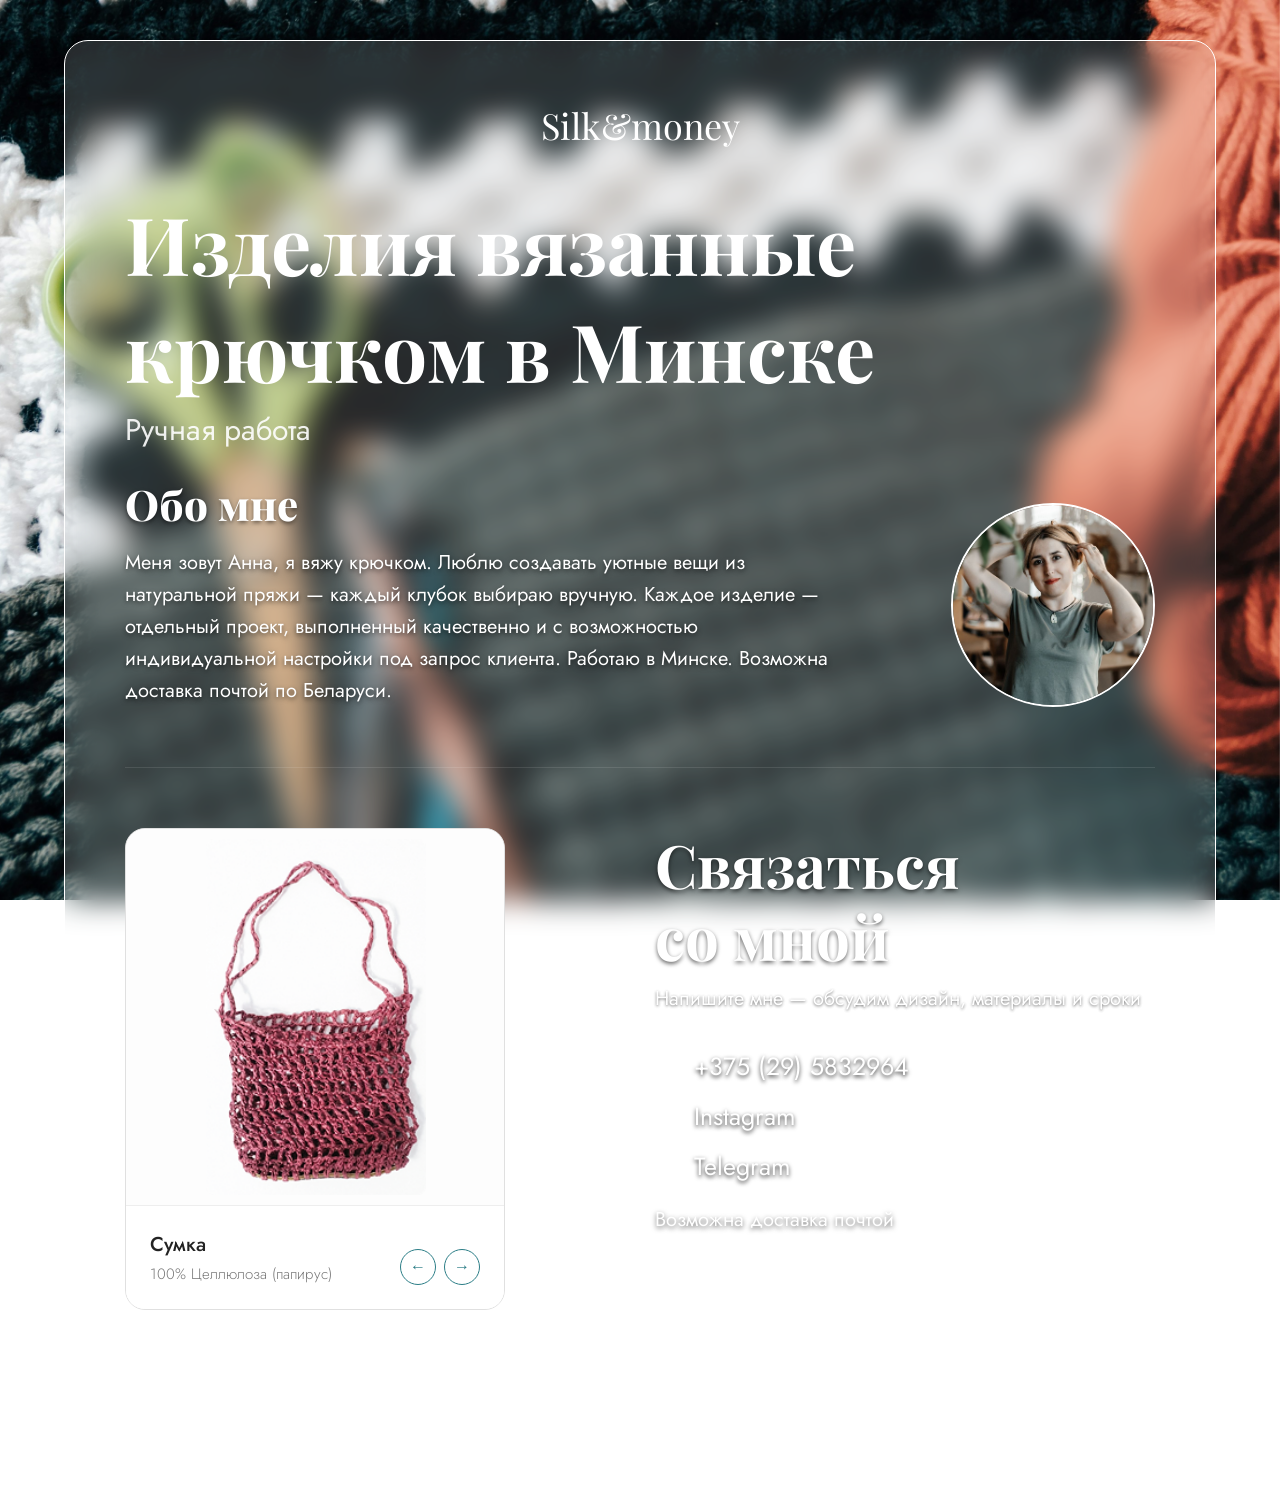
<file: index.html>
<!DOCTYPE html>
<html lang="en">

<head>
    <meta charset="UTF-8">
    <meta name="viewport" content="width=device-width, initial-scale=1.0">

    <!-- 1. Главный заголовок (до 60 символов). Должен содержать главный запрос -->
    <title>Вязаные изделия ручной работы на заказ в Минске | Silk&money</title>

    <!-- 2. Описание страницы (до 160 символов). Это то, что люди увидят в поиске под ссылкой -->
    <meta name="description"
        content="Купить вязаные крючком изделия ручной работы в Минске: сумки, салфетки, платки, серьги из натуральной пряжи, хлопка и джута. Индивидуальный заказ от Анны. Доставка по Беларуси.">

    <!-- 3. Ключевые слова (менее важно для Google, но полезно для Яндекса) -->
    <meta name="keywords"
        content="вязаные изделия ручной работы, купить вязаные вещи Минск, вязание крючком на заказ, сумка из пряжи, салфетки ручной работы, джут, хлопок">

    <!-- 4. Геолокация (помогает местному поиску) -->
    <meta name="geo.region" content="BY-HM">
    <meta name="geo.placename" content="Минск">
    <meta name="geo.position" content="53.9045;27.5615"> <!-- Координаты Минска -->
    <meta name="ICBM" content="53.9045, 27.5615">

    <!-- Open Graph для красивых ссылок в Telegram/Instagram -->
    <meta property="og:title" content="Вязаные изделия ручной работы в Минске | Silk&money">
    <meta property="og:description" content="Уютные вещи из натуральной пряжи на заказ. Сумки, салфетки, аксессуары.">
    <meta property="og:image" content="kelly-sikkema-XvGoXXZnCkg-unsplash.jpg">
    <meta property="og:type" content="website">
    <meta property="og:locale" content="ru_BY">

    <link rel="preconnect" href="https://fonts.googleapis.com">
    <link rel="preconnect" href="https://fonts.gstatic.com" crossorigin>
    <link
        href="https://fonts.googleapis.com/css2?family=Jost:ital,wght@0,100..900;1,100..900&family=Playfair+Display:ital,wght@0,400..900;1,400..900&display=swap"
        rel="stylesheet">

    <!-- УБРАНА ОШИБКА: ссылка на cloudflare.com как на css была некорректной -->
    <link rel="stylesheet" href="styles.css">
    <script src="script.js" defer></script>
</head>

<body>
    <div class="photo-wrapper">
        <!-- Главное фоновое фото на весь экран -->
        <img src="kelly-sikkema-XvGoXXZnCkg-unsplash.jpg" alt="Фон" class="hero-image">

        <!-- Стеклянная панель -->
        <div class="glass-panel">
            <!-- Логотип теперь текстовый элемент внутри общей структуры -->
            <p class="banner-logo">Silk&money</p>

            <h1 class="hero-title">Изделия вязанные крючком в Минске</h1>
            <p class="hero-subtitle">Ручная работа</p>

            <!-- <div class="cta-buttons">
                <a href="#" class="btn btn-primary">Обсудить заказ</a>
                <a href="#" class="btn btn-secondary">Примеры работ</a>
            </div> -->

            <!-- Блок "Обо мне" -->
            <div class="about-section">
                <div class="about-content">
                    <h3 class="about-title">Обо мне</h3>
                    <p class="about-text">
                        Меня зовут Анна, я вяжу крючком. Люблю создавать уютные вещи из
                        натуральной пряжи — каждый клубок выбираю вручную. Каждое изделие —
                        отдельный проект, выполненный качественно и с возможностью
                        индивидуальной настройки под запрос клиента. Работаю в Минске. Возможна доставка почтой по
                        Беларуси.
                    </p>
                </div>
                <div class="about-image-box">
                    <img src="ava.jpg" alt="Анна" class="about-avatar">
                </div>
            </div>

            <!-- Общий горизонтальный контейнер -->
            <div class="main-content-row">

                <!-- СЛАЙДЕР (Оптимизирован для SEO: поисковики теперь видят и читают картинки) -->
                <div class="slider-window">
                    <div class="slider-tape" id="sliderTape">

                        <!-- 1. Сумка -->
                        <div class="second-section">
                            <img src="carrd.png"
                                alt="Вязаная сумка из целлюлозы и папируса ручной работы, купить в Минске"
                                class="card-image" style="object-position: center 10%; max-width: 50%;">
                            <div class="card-info">
                                <div class="card-text-box">
                                    <h4 class="card-title">Сумка</h4>
                                    <p class="card-subtitle">100% Целлюлоза (папирус)</p>
                                </div>
                            </div>
                        </div>

                        <!-- 2. Салфетка 1 -->
                        <div class="second-section">
                            <img src="salfetka_2.png"
                                alt="Вязаная крючком салфетка из натурального хлопка, ручная работа Минск"
                                class="card-image" loading="lazy" style="object-position: center 30%; max-width: 60%;">
                            <div class="card-info">
                                <div class="card-text-box">
                                    <h4 class="card-title">Салфетка</h4>
                                    <p class="card-subtitle">Натуральный хлопок</p>
                                </div>
                            </div>
                        </div>

                        <!-- 3. Салфетка оранжевая -->
                        <div class="second-section">
                            <img src="salfetka_7.png"
                                alt="Оранжевая вязаная салфетка из хлопка на заказ, декор интерьера ручная работа"
                                class="card-image" loading="lazy" style="object-position: center 30%; max-width: 60%;">
                            <div class="card-info">
                                <div class="card-text-box">
                                    <h4 class="card-title">Салфетка</h4>
                                    <p class="card-subtitle">Натуральный хлопок</p>
                                </div>
                            </div>
                        </div>

                        <!-- 4. Салфетка из джута -->
                        <div class="second-section">
                            <img src="salfetka_3.png"
                                alt="Вязаная салфетка из джута в эко-стиле, ручная работа крючком Минск"
                                class="card-image" loading="lazy" style="object-position: center 30%; max-width: 65%;">
                            <div class="card-info">
                                <div class="card-text-box">
                                    <h4 class="card-title">Салфетка</h4>
                                    <p class="card-subtitle">Джут</p>
                                </div>
                            </div>
                        </div>

                        <!-- 5. Салфетка из микрофибры -->
                        <div class="second-section">
                            <img src="salfetka_4.png"
                                alt="Вязаная салфетка из микрофибры, практичные изделия ручной работы на заказ"
                                class="card-image" loading="lazy" style="object-position: center 30%; max-width: 65%;">
                            <div class="card-info">
                                <div class="card-text-box">
                                    <h4 class="card-title">Салфетка</h4>
                                    <p class="card-subtitle">Микрофибра</p>
                                </div>
                            </div>
                        </div>

                        

                        <!-- 7. Салфетка из джута (новая) -->
                        <div class="second-section">
                            <img src="salfetka_6.png"
                                alt="Джутовая вязаная салфетка, экологичные материалы, ручная работа Беларусь"
                                class="card-image" loading="lazy" style="object-position: center 30%; max-width: 65%;">
                            <div class="card-info">
                                <div class="card-text-box">
                                    <h4 class="card-title">Салфетка</h4>
                                    <p class="card-subtitle">Джут</p>
                                </div>
                            </div>
                        </div>

                        <!-- 8. Серьги -->
                        <div class="second-section">
                            <img src="sergi.png"
                                alt="Вязаные серьги из хлопка, авторская бижутерия ручной работы купить Минск"
                                class="card-image" loading="lazy" style="object-position: center 30%; max-width: 70%;">
                            <div class="card-info">
                                <div class="card-text-box">
                                    <h4 class="card-title">Серьги</h4>
                                    <p class="card-subtitle">Хлопок</p>
                                </div>
                            </div>
                        </div>

                       

                        <!-- 10. Салфетка 4 -->
                        <div class="second-section">
                            <img src="salfetka_5.png"
                                alt="Вязаная салфетка из натурального хлопка, уютный декор дома ручная работа"
                                class="card-image" loading="lazy" style="object-position: center 30%; max-width: 70%;">
                            <div class="card-info">
                                <div class="card-text-box">
                                    <h4 class="card-title">Салфетка</h4>
                                    <p class="card-subtitle">Натуральный хлопок</p>
                                </div>
                            </div>
                        </div>

                    </div>

                    <div class="slider-controls">
                        <button class="slider-btn slider-prev" aria-label="Предыдущий слайд">←</button>
                        <button class="slider-btn slider-next" aria-label="Следующий слайд">→</button>
                    </div>
                </div>


                <div class="contact-block">
                    <h3 class="contact-title">Связаться <br> со мной</h3>
                    <p class="contact-subtitle">Напишите мне — обсудим дизайн, материалы и сроки</p>
                    <div class="contact-list">
                        <!-- Телефон -->
                        <!-- Измененный блок телефона в контактах -->
                        <div class="contact-item-wrapper">
                            <button class="contact-item contact-phone-btn" id="contactPhoneBtn"
                                data-phone="+375295832964">
                                <!-- SVG Иконка телефона -->
                                <svg class="contact-svg-icon" viewBox="0 0 24 24" fill="none" stroke="currentColor"
                                    stroke-width="2" stroke-linecap="round" stroke-linejoin="round">
                                    <path
                                        d="M22 16.92v3a2 2 0 0 1-2.18 2 19.79 19.79 0 0 1-8.63-3.07 19.5 19.5 0 0 1-6-6 19.79 19.79 0 0 1-3.07-8.67A2 2 0 0 1 4.11 2h3a2 2 0 0 1 2 1.72 12.84 12.84 0 0 0 .7 2.81 2 2 0 0 1-.45 2.11L8.09 9.91a16 16 0 0 0 6 6l1.27-1.27a2 2 0 0 1 2.11-.45 12.84 12.84 0 0 0 2.81.7A2 2 0 0 1 22 16.92z">
                                    </path>
                                </svg>
                                <span class="contact-link-text">+375 (29) 5832964</span>
                            </button>
                            <!-- Всплывающее уведомление для блока контактов -->
                            <span class="copy-toast contact-toast" id="contactCopyToast">Номер скопирован!</span>
                        </div>


                        <!-- Instagram -->
                        <a href="https://www.instagram.com/horse.5996689?igsh=Z2dodG9nMGw4ajVn" target="_blank"
                            class="contact-item">
                            <!-- SVG Иконка Instagram -->
                            <svg class="contact-svg-icon" viewBox="0 0 24 24" fill="none" stroke="currentColor"
                                stroke-width="2" stroke-linecap="round" stroke-linejoin="round">
                                <rect x="2" y="2" width="20" height="20" rx="5" ry="5"></rect>
                                <path d="M16 11.37A4 4 0 1 1 12.63 8 4 4 0 0 1 16 11.37z"></path>
                                <line x1="17.5" y1="6.5" x2="17.51" y2="6.5"></line>
                            </svg>
                            <span class="contact-link-text">Instagram</span>
                        </a>

                        <!-- Telegram -->
                        <a href="https://t.me/Silk_and_money" target="_blank" class="contact-item">
                            <!-- SVG Иконка Telegram -->
                            <svg class="contact-svg-icon" viewBox="0 0 24 24" fill="none" stroke="currentColor"
                                stroke-width="2" stroke-linecap="round" stroke-linejoin="round">
                                <line x1="22" y1="2" x2="11" y2="13"></line>
                                <polygon points="22 2 15 22 11 13 2 9 22 2"></polygon>
                            </svg>
                            <span class="contact-link-text">Telegram</span>
                        </a>
                        <p class="about-text">Возможна доставка почтой</p>
                    </div>


                </div>


            </div> <!-- /main-content-row -->
        </div>
    </div>

    <footer class="main-footer">
        <!-- Название бренда слева -->
        <p class="footer-brand">Silk&money</p>

        <!-- Кнопка-номер справа -->
        <div class="footer-phone-box">
            <button class="footer-phone" id="phoneBtn" data-phone="+375(29)5832964">
                +375 (29) 5832964
            </button>
            <!-- Всплывающее уведомление -->
            <span class="copy-toast" id="copyToast">Номер скопирован!</span>
        </div>
    </footer>

    <script type="application/ld+json">
{
  "@context": "https://schema.org",
  "@type": "LocalBusiness",
  "name": "Silk&money - Вязаные изделия ручной работы",
  "image": "kelly-sikkema-XvGoXXZnCkg-unsplash.jpg",
  "description": "Вязаные крючком изделия на заказ из натуральной пряжи, хлопка и джута.",
  "address": {
    "@type": "PostalAddress",
    "addressLocality": "Минск",
    "addressCountry": "BY"
  },
  "telephone": "+375295832964",
  "url": "ВАШ_ДОМЕН_САЙТА.com",
  "priceRange": "$$"
}
</script>

</body>


</html>
</file>
<file: styles.css>
/* ========================================
ПОЛНЫЙ СБРОС И БАЗОВЫЕ СТИЛИ
======================================== */
html, body {
    margin: 0;
    padding: 0;
    width: 100%;
    overflow-x: hidden;
}
body::before {
    content: "";
    position: fixed;
    top: 50%;
    left: -10%;
    width: 400px;
    height: 400px;
    background: radial-gradient(circle, rgba(43, 125, 134, 0.15) 0%, rgba(0, 0, 0, 0) 70%);
    z-index: -1;
    pointer-events: none;
}
::selection {
    background-color: #2b7d86;
    color: #ffffff;
}
::-moz-selection {
    background-color: #2b7d86;
    color: #ffffff;
}

/* ========================================
БАННЕР И HERO-СЕКЦИЯ
======================================== */
.photo-wrapper {
    position: relative;
    width: 100%;
    padding: 40px 0;
    box-sizing: border-box;
}
.hero-image {
    position: fixed;
    top: 0;
    left: 0;
    width: 100%;
    height: 100vh;
    object-fit: cover;
    z-index: -1;
    margin: 0;
    padding: 0;
}
.glass-panel {
    position: relative;
    margin: 0 auto;
    width: 90%;
    max-width: 1200px;
    background-color: rgba(255, 255, 255, 0.15);
    backdrop-filter: blur(15px);
    border: 1px solid #ffffff;
    border-radius: 24px;
    padding: 60px;
    box-sizing: border-box;
    color: #ffffff;
    display: flex;
    flex-direction: column;
    justify-content: flex-start;
}
.banner-logo {
    text-align: center;
    color: #ffffff;
    margin: 0 0 40px 0;
    font-family: "Playfair Display", serif;
    font-size: clamp(28px, 3vw, 36px);
    font-weight: 400;
}
.hero-title {
    font-family: "Playfair Display", serif;
    font-size: 80px;
    font-weight: 700;
    margin: 0 0 5px 0;
}
.hero-subtitle {
    font-family: "Jost", sans-serif;
    font-size: 30px;
    font-weight: 400;
    opacity: 0.9;
    margin: 0 0 25px 0;
}

/* ========================================
БЛОК "ОБО МНЕ"
======================================== */
.about-section {
    display: flex;
    justify-content: space-between;
    align-items: flex-end;
    gap: 40px;
    width: 100%;
}
.about-content {
    max-width: 70%;
}
.about-title {
    font-family: "Playfair Display", serif;
    font-size: 42px;
    font-weight: 800;
    margin: 0 0 15px 0;
    text-shadow: 0 2px 4px rgba(0, 0, 0, 0.5);
}
.about-text {
    font-family: "Jost", sans-serif;
    font-size: 20px;
    line-height: 1.6;
    font-weight: 400;
    margin: 0;
    color: #ffffff;
    text-shadow: 0 2px 5px rgba(0, 0, 0, 0.6);
}
.about-image-box {
    flex-shrink: 0;
}
.about-avatar {
    width: 200px;
    height: 200px;
    object-fit: cover;
    border-radius: 50%;
    border: 2px solid #ffffff;
    display: block;
}

/* ========================================
ОСНОВНОЙ РЯД: СЛАЙДЕР + КОНТАКТЫ
======================================== */
.main-content-row {
    display: flex;
    justify-content: space-between;
    align-items: flex-start;
    gap: 80px;
    margin-top: 60px;
    width: 100%;
    box-sizing: border-box;
    position: relative;
    border-top: 1px solid rgba(255, 255, 255, 0.1);
    padding-top: 60px;
}

/* ========================================
СЛАЙДЕР — ИСПРАВЛЕННАЯ ВЕРСИЯ
======================================== */
.slider-window {
    position: relative;
    width: 380px;
    flex-shrink: 0;
    overflow: hidden;
    border-radius: 20px;
    border: 1px solid #e0e0e0;
    box-sizing: border-box;
    background-color: #ffffff;
}

.slider-tape,
#sliderTape {
    display: flex;
    will-change: transform;
}

.second-section {
    flex-shrink: 0;
    width: 380px;
    height: 480px;
    background-color: #fdfdfd;
    display: flex;
    flex-direction: column;
    /* УБРАНО: justify-content: flex-end — больше не прижимаем к низу */
    position: relative;
    overflow: hidden;
    box-sizing: border-box;
}

/* Картинка: занимает всё свободное пространство и центрируется */
.second-section img.card-image {
    flex: 1; /* Растягивается на всё доступное пространство над текстом */
    display: block;
    margin: auto; /* Магия flexbox: центрирует по горизонтали И вертикали */
    max-width: 100% !important; /* УВЕЛИЧЕНО: было 50-70%, стало 90% */
    max-height: 380px; /* Ограничение, чтобы текст всегда оставался виден */
    width: auto;
    height: auto;
    object-fit: contain;
    padding: 10px;
    box-sizing: border-box;
}

/* Текст: всегда прижат к низу */
.card-info {
    flex-shrink: 0; /* Не сжимается, всегда фиксированная высота */
    padding: 24px;
    background-color: #ffffff;
    border-top: 1px solid #eeeeee;
    min-height: 90px;
    box-sizing: border-box;
    display: flex;
    justify-content: space-between;
    align-items: center;
}

.card-text-box {
    flex: 1;
}

.card-title {
    font-family: "Jost", sans-serif;
    font-size: 20px;
    font-weight: 500;
    color: #222222;
    margin: 0 0 4px 0;
}

.card-subtitle {
    font-family: "Jost", sans-serif;
    font-size: 15px;
    font-weight: 300;
    color: #777777;
    margin: 0;
}

.slider-controls {
    position: absolute;
    bottom: 24px;
    right: 24px;
    display: flex;
    gap: 8px;
    z-index: 10;
}

.slider-btn {
    width: 36px;
    height: 36px;
    border-radius: 50%;
    border: 1px solid #2b7d86;
    background-color: transparent;
    color: #2b7d86;
    font-size: 16px;
    cursor: pointer;
    display: flex;
    align-items: center;
    justify-content: center;
    transition: all 0.3s ease;
    user-select: none;
    flex-shrink: 0;
}

.slider-btn:hover {
    background-color: #2b7d86;
    color: #ffffff;
}

/* ========================================
МОБИЛЬНАЯ ВЕРСИЯ СЛАЙДЕРА
======================================== */
@media (max-width: 768px) {
    .slider-window {
        width: 100%;
        max-width: 340px;
        margin: 0 auto;
    }
    .second-section {
        width: 340px;
        height: 420px;
    }
    .second-section img.card-image {
        max-width: 92% !important; /* Ещё чуть крупнее на мобилке */
        max-height: 320px;
    }
    .card-title { font-size: 18px; }
    .card-subtitle { font-size: 14px; }
    .slider-controls { bottom: 16px; right: 16px; }
    .slider-btn { width: 32px; height: 32px; font-size: 14px; }
}

@media (max-width: 480px) {
    .second-section img.card-image {
        max-width: 95% !important; /* Максимально крупно на маленьких экранах */
        max-height: 280px;
    }
    .card-info { padding: 16px; min-height: 80px; }
    .card-title { font-size: 16px; }
    .card-subtitle { font-size: 13px; }
}

/* ========================================
БЛОК КОНТАКТОВ
======================================== */
.contact-block {
    flex-shrink: 0;
    width: 500px;
    font-family: "Jost", sans-serif;
    color: #ffffff;
}
.contact-title {
    font-family: "Playfair Display", serif;
    font-size: 60px;
    font-weight: 700;
    margin: 0 0 12px 0;
    line-height: 1.2;
    color: #ffffff;
    text-shadow: 0 2px 4px rgba(0, 0, 0, 0.6);
}
.contact-subtitle {
    font-size: 20px;
    font-weight: 400;
    margin: 0 0 40px 0;
    line-height: 1.5;
    color: #ffffff;
    opacity: 0.95;
    text-shadow: 0 1px 3px rgba(0, 0, 0, 0.6);
}
.contact-list {
    display: flex;
    flex-direction: column;
    gap: 25px;
}
.contact-item {
    display: flex;
    align-items: center;
    justify-content: flex-start;
    text-decoration: none;
    color: #ffffff;
    font-weight: 400;
    transition: color 0.3s ease;
    text-shadow: 0 2px 4px rgba(0, 0, 0, 0.8);
    width: fit-content;
}
.contact-svg-icon {
    width: 24px;
    height: 24px;
    margin-right: 15px;
    stroke: #ffffff;
    flex-shrink: 0;
    transition: stroke 0.3s ease;
}
.contact-item:hover {
    color: #2b7d86;
}
.contact-item:hover .contact-svg-icon {
    stroke: #2b7d86;
}
.contact-link-text {
    font-family: "Jost", sans-serif;
    font-size: 25px;
    line-height: 1;
}
.contact-phone-btn {
    background: none;
    border: none;
    padding: 0;
    cursor: pointer;
    font-family: inherit;
    width: fit-content;
}
.contact-item-wrapper {
    position: relative;
    width: fit-content;
    display: flex;
    align-items: center;
}

/* ========================================
ФУТЕР
======================================== */
.main-footer {
    display: flex;
    justify-content: space-between;
    align-items: center;
    padding: 30px 10%;
    color: #ffffff;
    font-family: "Jost", sans-serif;
    box-sizing: border-box;
}
.footer-brand {
    font-family: "Playfair Display", serif;
    font-size: 20px;
    margin: 0;
}
.footer-phone-box {
    position: relative;
}
.footer-phone {
    background: none;
    border: none;
    color: #ffffff;
    font-family: "Jost", sans-serif;
    font-size: 16px;
    font-weight: 400;
    cursor: pointer;
    padding: 0;
    transition: opacity 0.3s ease;
    user-select: none;
}
.footer-phone:hover {
    opacity: 0.8;
}

/* Уведомления о копировании */
.copy-toast, .contact-toast {
    position: absolute;
    background-color: #2b7d86;
    color: #ffffff;
    font-size: 18px;
    padding: 10px 20px;
    border-radius: 10px;
    white-space: nowrap;
    opacity: 0;
    visibility: hidden;
    transition: opacity 0.3s ease, transform 0.3s ease, visibility 0.3s;
    z-index: 1000;
    pointer-events: none;
}
.copy-toast {
    bottom: 140%;
    left: 50%;
    transform: translateX(-50%);
}
.copy-toast.show {
    opacity: 1;
    visibility: visible;
    transform: translateX(-50%) translateY(-5px);
}
.contact-toast {
    left: 102%;
    top: 50%;
    transform: translateY(-50%) translateX(10px);
}
.contact-toast.show {
    opacity: 1;
    visibility: visible;
    transform: translateY(-50%) translateX(15px);
}

/* ========================================
АДАПТИВНОСТЬ
======================================== */
@media (max-width: 1300px) {
    .contact-block { margin-left: 20px; }
}
@media (max-width: 1200px) {
    .main-content-row { gap: 40px; }
    .contact-block { width: 400px; }
}
@media (max-width: 1024px) {
    .contact-block { margin-left: 0px; }
    .glass-panel { padding: 40px; }
    .hero-title { font-size: 60px; }
    .hero-subtitle { font-size: 24px; }
    .about-title { font-size: 36px; }
    .about-text { font-size: 18px; }
    .about-avatar { width: 160px; height: 160px; }
    .main-content-row { flex-direction: column; gap: 40px; }
    .contact-block { width: 100%; }
    .contact-title { font-size: 48px; }
    .contact-subtitle { font-size: 18px; }
    .contact-link-text { font-size: 20px; }
}
@media (max-width: 768px) {
    .glass-panel { padding: 30px 20px; width: 95%; }
    .banner-logo { font-size: 24px; margin-bottom: 30px; }
    .hero-title { font-size: 42px; }
    .hero-subtitle { font-size: 20px; margin-bottom: 20px; }
    .about-section { flex-direction: column; gap: 30px; align-items: center; }
    .about-image-box { order: 1; }
    .about-content { order: 2; max-width: 100%; text-align: center; }
    .about-title { font-size: 32px; }
    .about-text { font-size: 16px; }
    .about-avatar { width: 140px; height: 140px; }
    .main-content-row { margin-top: 40px; padding-top: 40px; }
    
    /* Адаптация слайдера для мобильных */
    .slider-window {
        width: 100%;
        max-width: 340px;
        margin: 0 auto;
    }
    .second-section {
        width: 340px; /* Строго совпадает с max-width родителя */
        height: 420px;
    }
    .second-section img.card-image {
        height: 330px; /* 420px - 90px */
    }
    .card-title { font-size: 18px; }
    .card-subtitle { font-size: 14px; }
    .slider-controls { bottom: 16px; right: 16px; }
    .slider-btn { width: 32px; height: 32px; font-size: 14px; }
    
    .contact-title { font-size: 36px; text-align: center; }
    .contact-subtitle { font-size: 16px; text-align: center; margin-bottom: 30px; }
    .contact-list { gap: 20px; align-items: center; }
    .contact-item-wrapper { width: 100%; justify-content: center; }
    .contact-item { font-size: 18px; }
    .contact-link-text { font-size: 18px; }
    .contact-toast {
        left: 50%;
        top: auto;
        bottom: -60px;
        transform: translateX(-50%);
    }
    .contact-toast.show {
        transform: translateX(-50%) translateY(-5px);
    }
    .main-footer { flex-direction: column; gap: 20px; padding: 20px; text-align: center; }
    .footer-brand { font-size: 18px; }
    .footer-phone { font-size: 14px; }
    .banner-logo, .hero-title, .hero-subtitle { text-align: center; }
}
@media (max-width: 480px) {
    .glass-panel { padding: 25px 15px; }
    .hero-title { font-size: 32px; }
    .hero-subtitle { font-size: 18px; }
    .about-title { font-size: 28px; }
    .about-text { font-size: 15px; }
    .about-avatar { width: 120px; height: 120px; }
    .card-info { padding: 16px; min-height: 80px; }
    .card-title { font-size: 16px; }
    .card-subtitle { font-size: 13px; }
    .contact-title { font-size: 28px; }
    .contact-subtitle { font-size: 15px; }
    .contact-link-text { font-size: 16px; }
    .contact-svg-icon { width: 20px; height: 20px; margin-right: 10px; }
    .contact-toast { font-size: 14px; padding: 8px 16px; bottom: -50px; }
}

/* Центрирование картинок внутри слайдов */
.second-section img.card-image {
    display: block;
    margin-left: auto;
    margin-right: auto;
    width: auto; /* Сбрасываем ширину, чтобы работал max-width из inline-стилей */
    max-width: 100%;
    height: auto;
    object-fit: contain;
}

/* ========================================
УВЕДОМЛЕНИЕ "НОМЕР СКОПИРОВАН" В КОНТАКТАХ — ФИНАЛЬНАЯ ВЕРСИЯ
======================================== */

/* Родительский контейнер кнопки телефона */
.contact-item-wrapper {
    position: relative;
    width: fit-content;
    display: flex;
    align-items: center;
    overflow: visible; /* Разрешаем уведомлению выходить за границы */
}

/* Само уведомление */
.contact-toast {
    position: absolute;
    left: 100%; /* Начинается сразу справа от кнопки */
    top: 50%;
    transform: translateY(-50%) translateX(12px); /* Небольшой отступ + центрирование по вертикали */
    background-color: #2b7d86;
    color: #ffffff;
    font-family: "Jost", sans-serif;
    font-size: 16px;
    font-weight: 400;
    padding: 10px 18px;
    border-radius: 10px;
    white-space: nowrap;
    opacity: 0;
    visibility: hidden;
    transition: opacity 0.3s ease, transform 0.3s ease, visibility 0.3s;
    z-index: 1000;
    pointer-events: none;
    box-shadow: 0 4px 12px rgba(0, 0, 0, 0.25);
    margin-left: 15px; /* Дополнительный отступ от номера */
}

/* Состояние "показано" */
.contact-toast.show {
    opacity: 1;
    visibility: visible;
    transform: translateY(-50%) translateX(0); /* Плавное появление */
}

/* ========================================
МОБИЛЬНАЯ ВЕРСИЯ — уведомление снизу по центру
======================================== */
@media (max-width: 768px) {
    .contact-item-wrapper {
        width: 100%;
        justify-content: center;
    }
    
    .contact-toast {
        left: 50%;
        top: auto;
        bottom: -55px; /* Появляется под номером телефона */
        transform: translateX(-50%) translateY(10px);
        margin-left: 0;
        font-size: 15px;
        padding: 10px 18px;
    }
    
    .contact-toast.show {
        transform: translateX(-50%) translateY(0);
    }
}

@media (max-width: 480px) {
    .contact-toast {
        font-size: 14px;
        padding: 8px 16px;
        bottom: -50px;
    }
}
</file>
